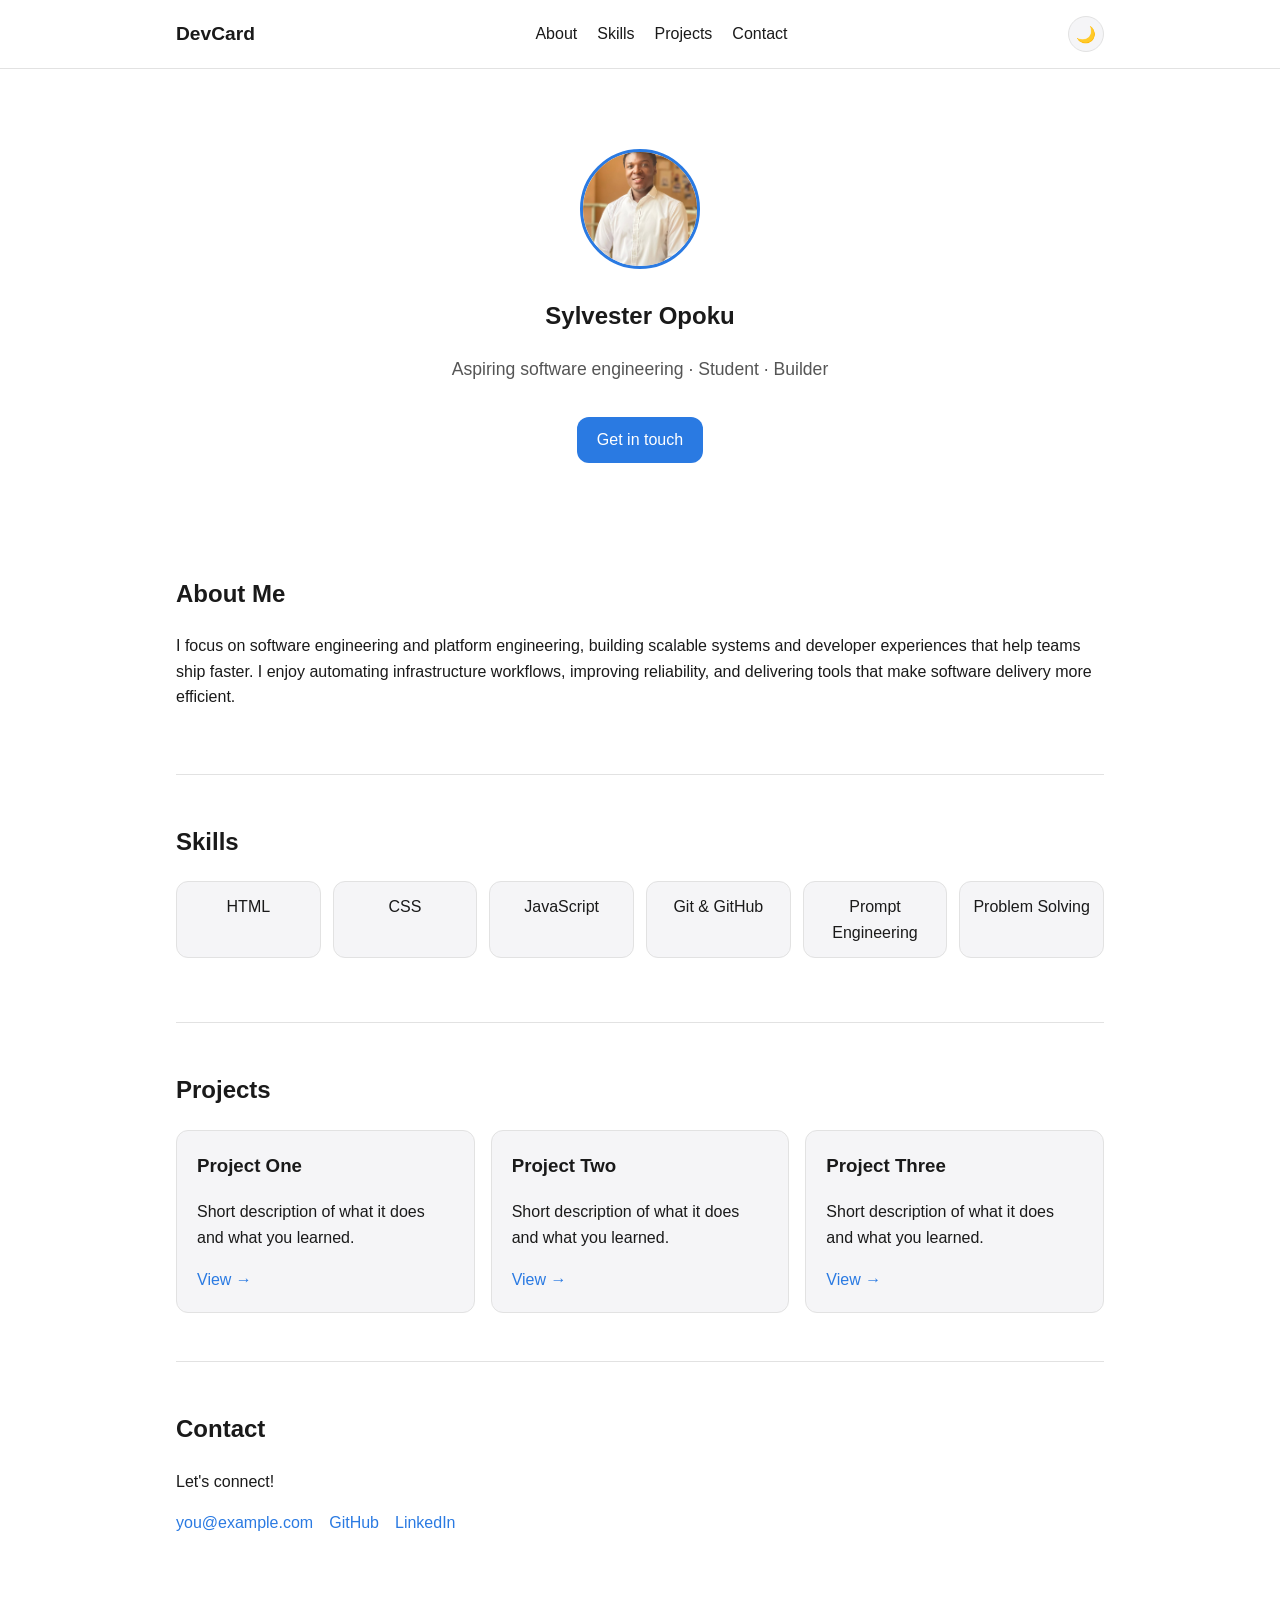
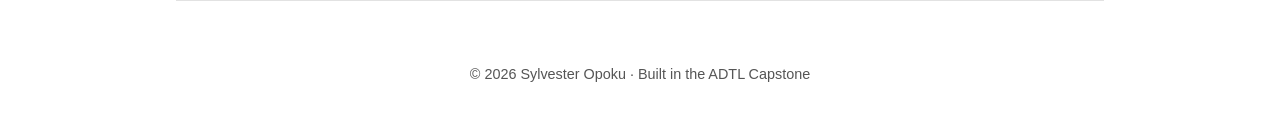
<file: index.html>
<!doctype html>
<html lang="en">
  <head>
    <meta charset="UTF-8" />
    <meta name="viewport" content="width=device-width, initial-scale=1.0" />
    <title>DevCard — Sylvester Opoku</title>
    <link rel="stylesheet" href="styles.css" />
  </head>
  <body>
    <!-- NAV -->
    <header class="site-header">
      <nav class="nav">
        <a href="#" class="logo">DevCard</a>
        <ul class="nav-links">
          <li><a href="#about">About</a></li>
          <li><a href="#skills">Skills</a></li>
          <li><a href="#projects">Projects</a></li>
          <li><a href="#contact">Contact</a></li>
        </ul>
        <button id="theme-toggle" aria-label="Toggle dark mode">🌙</button>
      </nav>
    </header>

    <main>
      <!-- HERO -->
      <section class="hero">
        <img
          src="asset/Sylvester.jpeg"
          alt="Profile photo"
          class="avatar"
        />
        <h1>Sylvester Opoku</h1>
        <p class="tagline">Aspiring software engineering · Student · Builder</p>
        <a href="#contact" class="btn">Get in touch</a>
      </section>

      <!-- ABOUT -->
      <section id="about" class="section">
        <h2>About Me</h2>
        <p>
          I focus on software engineering and platform engineering, building
          scalable systems and developer experiences that help teams ship faster.
          I enjoy automating infrastructure workflows, improving reliability,
          and delivering tools that make software delivery more efficient.
        </p>
      </section>

      <!-- SKILLS -->
      <section id="skills" class="section">
        <h2>Skills</h2>
        <ul class="skills-grid">
          <li>HTML</li>
          <li>CSS</li>
          <li>JavaScript</li>
          <li>Git &amp; GitHub</li>
          <li>Prompt Engineering</li>
          <li>Problem Solving</li>
        </ul>
      </section>

      <!-- PROJECTS -->
      <section id="projects" class="section">
        <h2>Projects</h2>
        <div class="projects-grid">
          <article class="card">
            <h3>Project One</h3>
            <p>Short description of what it does and what you learned.</p>
            <a href="#" target="_blank" rel="noopener">View →</a>
          </article>
          <article class="card">
            <h3>Project Two</h3>
            <p>Short description of what it does and what you learned.</p>
            <a href="#" target="_blank" rel="noopener">View →</a>
          </article>
          <article class="card">
            <h3>Project Three</h3>
            <p>Short description of what it does and what you learned.</p>
            <a href="#" target="_blank" rel="noopener">View →</a>
          </article>
        </div>
      </section>

      <!-- CONTACT -->
      <section id="contact" class="section">
        <h2>Contact</h2>
        <p>Let's connect!</p>
        <ul class="contact-list">
          <li><a href="mailto:you@example.com">you@example.com</a></li>
          <li>
            <a
              href="https://github.com/your-username"
              target="_blank"
              rel="noopener"
              >GitHub</a
            >
          </li>
          <li>
            <a
              href="https://linkedin.com/in/your-handle"
              target="_blank"
              rel="noopener"
              >LinkedIn</a
            >
          </li>
        </ul>
      </section>
    </main>

    <footer class="site-footer">
      <p>
        &copy; <span id="year"></span> Sylvester Opoku · Built in the ADTL Capstone
      </p>
    </footer>

    <script src="script.js"></script>
  </body>
</html>
</file>
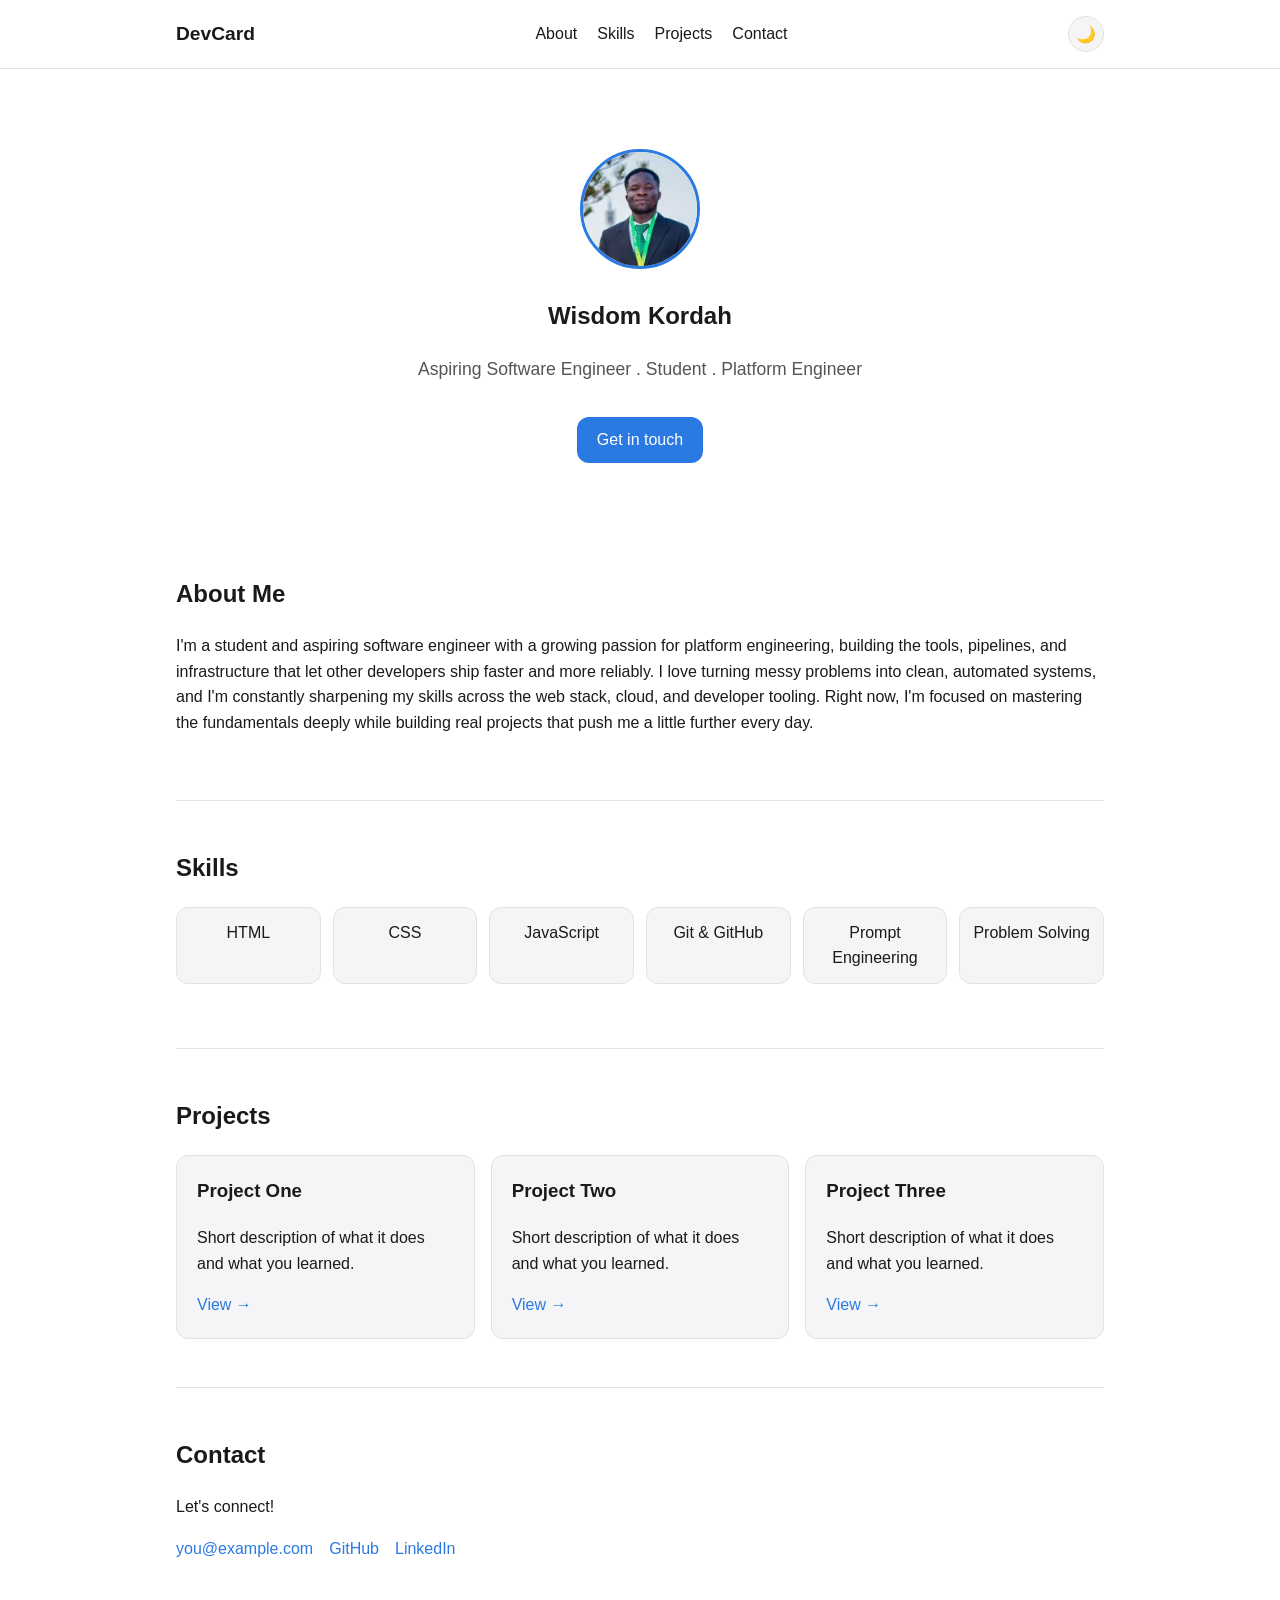
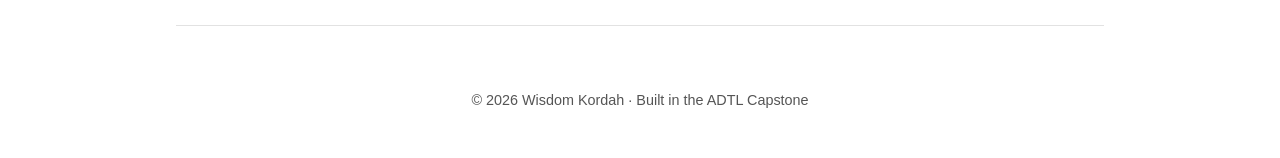
<file: starter/index.html>
<!doctype html>
<html lang="en">
  <head>
    <meta charset="UTF-8" />
    <meta name="viewport" content="width=device-width, initial-scale=1.0" />
    <title>DevCard — Wisdom Kordah</title>
    <link rel="stylesheet" href="styles.css" />
  </head>
  <body>
    <!-- NAV -->
    <header class="site-header">
      <nav class="nav">
        <a href="#" class="logo">DevCard</a>
        <ul class="nav-links">
          <li><a href="#about">About</a></li>
          <li><a href="#skills">Skills</a></li>
          <li><a href="#projects">Projects</a></li>
          <li><a href="#contact">Contact</a></li>
        </ul>
        <button id="theme-toggle" aria-label="Toggle dark mode">🌙</button>
      </nav>
    </header>

    <main>
      <!-- HERO -->
      <section class="hero">
        <img
          src="assets/profile_picture.jpg"
          alt="Profile photo"
          class="avatar"
        />
        <h1>Wisdom Kordah</h1>
        <p class="tagline">
          Aspiring Software Engineer . Student . Platform Engineer
        </p>
        <a href="#contact" class="btn">Get in touch</a>
      </section>

      <!-- ABOUT -->
      <section id="about" class="section">
        <h2>About Me</h2>
        <p>
          I'm a student and aspiring software engineer with a growing passion
          for platform engineering, building the tools, pipelines, and
          infrastructure that let other developers ship faster and more
          reliably. I love turning messy problems into clean, automated systems,
          and I'm constantly sharpening my skills across the web stack, cloud,
          and developer tooling. Right now, I'm focused on mastering the
          fundamentals deeply while building real projects that push me a little
          further every day.
        </p>
      </section>

      <!-- SKILLS -->
      <section id="skills" class="section">
        <h2>Skills</h2>
        <ul class="skills-grid">
          <li>HTML</li>
          <li>CSS</li>
          <li>JavaScript</li>
          <li>Git &amp; GitHub</li>
          <li>Prompt Engineering</li>
          <li>Problem Solving</li>
        </ul>
      </section>

      <!-- PROJECTS -->
      <section id="projects" class="section">
        <h2>Projects</h2>
        <div class="projects-grid">
          <article class="card">
            <h3>Project One</h3>
            <p>Short description of what it does and what you learned.</p>
            <a href="#" target="_blank" rel="noopener">View →</a>
          </article>
          <article class="card">
            <h3>Project Two</h3>
            <p>Short description of what it does and what you learned.</p>
            <a href="#" target="_blank" rel="noopener">View →</a>
          </article>
          <article class="card">
            <h3>Project Three</h3>
            <p>Short description of what it does and what you learned.</p>
            <a href="#" target="_blank" rel="noopener">View →</a>
          </article>
        </div>
      </section>

      <!-- CONTACT -->
      <section id="contact" class="section">
        <h2>Contact</h2>
        <p>Let's connect!</p>
        <ul class="contact-list">
          <li><a href="mailto:you@example.com">you@example.com</a></li>
          <li>
            <a
              href="https://github.com/your-username"
              target="_blank"
              rel="noopener"
              >GitHub</a
            >
          </li>
          <li>
            <a
              href="https://linkedin.com/in/your-handle"
              target="_blank"
              rel="noopener"
              >LinkedIn</a
            >
          </li>
        </ul>
      </section>
    </main>

    <footer class="site-footer">
      <p>
        &copy; <span id="year"></span> Wisdom Kordah · Built in the ADTL
        Capstone
      </p>
    </footer>

    <script src="script.js"></script>
  </body>
</html>
</file>
<file: styles.css>
/* ===== Theme variables ===== */
:root {
  --bg: #ffffff;
  --surface: #f5f5f7;
  --text: #1a1a1a;
  --muted: #555;
  --accent: #2a7ae2;
  --border: #e2e2e2;
  --radius: 12px;
  --max-width: 960px;
}

body.dark {
  --bg: #0f1115;
  --surface: #1a1d23;
  --text: #f1f1f1;
  --muted: #b0b0b0;
  --accent: #4ea1ff;
  --border: #2a2d34;
}

/* ===== Base ===== */
* {
  box-sizing: border-box;
}

body {
  margin: 0;
  font-family:
    -apple-system, BlinkMacSystemFont, "Segoe UI", Roboto, sans-serif;
  background-color: var(--bg);
  color: var(--text);
  line-height: 1.6;
  transition:
    background-color 0.3s,
    color 0.3s;
}

a {
  color: var(--accent);
  text-decoration: none;
}
a:hover {
  text-decoration: underline;
}

/* ===== Nav ===== */
.site-header {
  border-bottom: 1px solid var(--border);
  background: var(--bg);
  position: sticky;
  top: 0;
  z-index: 10;
}

.nav {
  max-width: var(--max-width);
  margin: 0 auto;
  padding: 1rem;
  display: flex;
  align-items: center;
  justify-content: space-between;
  gap: 1rem;
}

.logo {
  font-weight: 700;
  font-size: 1.2rem;
  color: var(--text);
}

.nav-links {
  list-style: none;
  display: flex;
  gap: 1.25rem;
  margin: 0;
  padding: 0;
}

.nav-links a {
  color: var(--text);
}

#theme-toggle {
  background: var(--surface);
  border: 1px solid var(--border);
  border-radius: 999px;
  width: 36px;
  height: 36px;
  cursor: pointer;
  font-size: 1rem;
}

/* ===== Layout ===== */
main {
  max-width: var(--max-width);
  margin: 0 auto;
  padding: 1rem;
}

.section {
  padding: 3rem 0;
  border-bottom: 1px solid var(--border);
}

.section h2 {
  margin-top: 0;
}

/* ===== Hero ===== */
.hero {
  text-align: center;
  padding: 4rem 1rem;
}

.avatar {
  width: 120px;
  height: 120px;
  border-radius: 50%;
  object-fit: cover;
  border: 3px solid var(--accent);
}

.tagline {
  color: var(--muted);
  font-size: 1.1rem;
}

.btn {
  display: inline-block;
  background: var(--accent);
  color: white;
  padding: 0.65rem 1.25rem;
  border-radius: var(--radius);
  margin-top: 1rem;
}
.btn:hover {
  opacity: 0.9;
  text-decoration: none;
}

/* ===== Skills ===== */
.skills-grid {
  list-style: none;
  padding: 0;
  display: grid;
  grid-template-columns: repeat(auto-fit, minmax(140px, 1fr));
  gap: 0.75rem;
}

.skills-grid li {
  background: var(--surface);
  padding: 0.75rem;
  border-radius: var(--radius);
  text-align: center;
  border: 1px solid var(--border);
}

/* ===== Projects ===== */
.projects-grid {
  display: grid;
  grid-template-columns: repeat(auto-fit, minmax(240px, 1fr));
  gap: 1rem;
}

.card {
  background: var(--surface);
  padding: 1.25rem;
  border-radius: var(--radius);
  border: 1px solid var(--border);
  transition:
    transform 0.2s,
    box-shadow 0.2s;
}

.card:hover {
  transform: translateY(-3px);
  box-shadow: 0 6px 16px rgba(0, 0, 0, 0.08);
}

.card h3 {
  margin-top: 0;
}

/* ===== Contact ===== */
.contact-list {
  list-style: none;
  padding: 0;
  display: flex;
  flex-wrap: wrap;
  gap: 1rem;
}

/* ===== Footer ===== */
.site-footer {
  text-align: center;
  padding: 2rem 1rem;
  color: var(--muted);
  font-size: 0.9rem;
}

/* ===== Responsive ===== */
@media (max-width: 600px) {
  .nav-links {
    gap: 0.75rem;
    font-size: 0.9rem;
  }
  .hero {
    padding: 2.5rem 1rem;
  }
}
</file>
<file: starter/styles.css>
/* ===== Theme variables ===== */
:root {
  --bg: #ffffff;
  --surface: #f5f5f7;
  --text: #1a1a1a;
  --muted: #555;
  --accent: #2a7ae2;
  --border: #e2e2e2;
  --radius: 12px;
  --max-width: 960px;
}

body.dark {
  --bg: #0f1115;
  --surface: #1a1d23;
  --text: #f1f1f1;
  --muted: #b0b0b0;
  --accent: #4ea1ff;
  --border: #2a2d34;
}

/* ===== Base ===== */
* {
  box-sizing: border-box;
}

body {
  margin: 0;
  font-family:
    -apple-system, BlinkMacSystemFont, "Segoe UI", Roboto, sans-serif;
  background-color: var(--bg);
  color: var(--text);
  line-height: 1.6;
  transition:
    background-color 0.3s,
    color 0.3s;
}

a {
  color: var(--accent);
  text-decoration: none;
}
a:hover {
  text-decoration: underline;
}

/* ===== Nav ===== */
.site-header {
  border-bottom: 1px solid var(--border);
  background: var(--bg);
  position: sticky;
  top: 0;
  z-index: 10;
}

.nav {
  max-width: var(--max-width);
  margin: 0 auto;
  padding: 1rem;
  display: flex;
  align-items: center;
  justify-content: space-between;
  gap: 1rem;
}

.logo {
  font-weight: 700;
  font-size: 1.2rem;
  color: var(--text);
}

.nav-links {
  list-style: none;
  display: flex;
  gap: 1.25rem;
  margin: 0;
  padding: 0;
}

.nav-links a {
  color: var(--text);
}

#theme-toggle {
  background: var(--surface);
  border: 1px solid var(--border);
  border-radius: 999px;
  width: 36px;
  height: 36px;
  cursor: pointer;
  font-size: 1rem;
}

/* ===== Layout ===== */
main {
  max-width: var(--max-width);
  margin: 0 auto;
  padding: 1rem;
}

.section {
  padding: 3rem 0;
  border-bottom: 1px solid var(--border);
}

.section h2 {
  margin-top: 0;
}

/* ===== Hero ===== */
.hero {
  text-align: center;
  padding: 4rem 1rem;
}

.avatar {
  width: 120px;
  height: 120px;
  border-radius: 50%;
  object-fit: cover;
  border: 3px solid var(--accent);
}

.tagline {
  color: var(--muted);
  font-size: 1.1rem;
}

.btn {
  display: inline-block;
  background: var(--accent);
  color: white;
  padding: 0.65rem 1.25rem;
  border-radius: var(--radius);
  margin-top: 1rem;
}
.btn:hover {
  opacity: 0.9;
  text-decoration: none;
}

/* ===== Skills ===== */
.skills-grid {
  list-style: none;
  padding: 0;
  display: grid;
  grid-template-columns: repeat(auto-fit, minmax(140px, 1fr));
  gap: 0.75rem;
}

.skills-grid li {
  background: var(--surface);
  padding: 0.75rem;
  border-radius: var(--radius);
  text-align: center;
  border: 1px solid var(--border);
}

/* ===== Projects ===== */
.projects-grid {
  display: grid;
  grid-template-columns: repeat(auto-fit, minmax(240px, 1fr));
  gap: 1rem;
}

.card {
  background: var(--surface);
  padding: 1.25rem;
  border-radius: var(--radius);
  border: 1px solid var(--border);
  transition:
    transform 0.2s,
    box-shadow 0.2s;
}

.card:hover {
  transform: translateY(-3px);
  box-shadow: 0 6px 16px rgba(0, 0, 0, 0.08);
}

.card h3 {
  margin-top: 0;
}

/* ===== Contact ===== */
.contact-list {
  list-style: none;
  padding: 0;
  display: flex;
  flex-wrap: wrap;
  gap: 1rem;
}

/* ===== Footer ===== */
.site-footer {
  text-align: center;
  padding: 2rem 1rem;
  color: var(--muted);
  font-size: 0.9rem;
}

/* ===== Responsive ===== */
@media (max-width: 600px) {
  .nav-links {
    gap: 0.75rem;
    font-size: 0.9rem;
  }
  .hero {
    padding: 2.5rem 1rem;
  }
}
</file>
